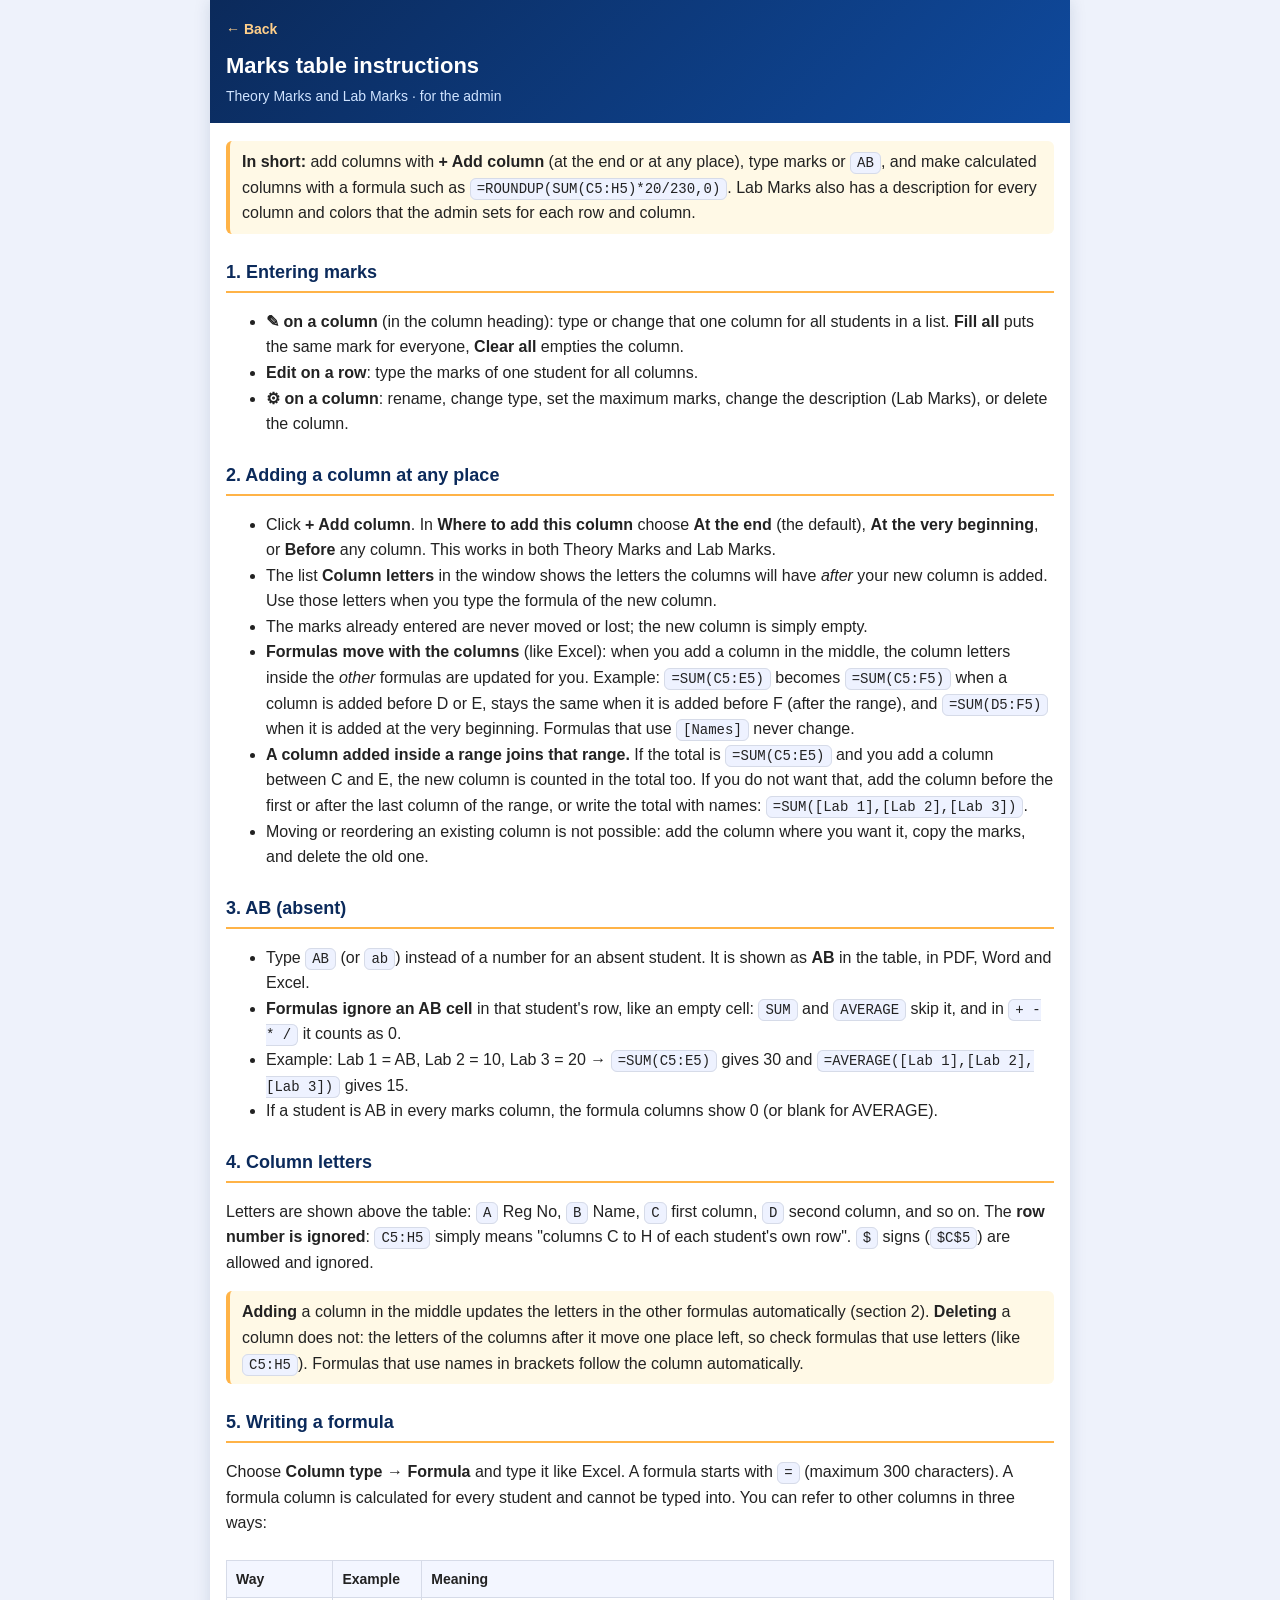
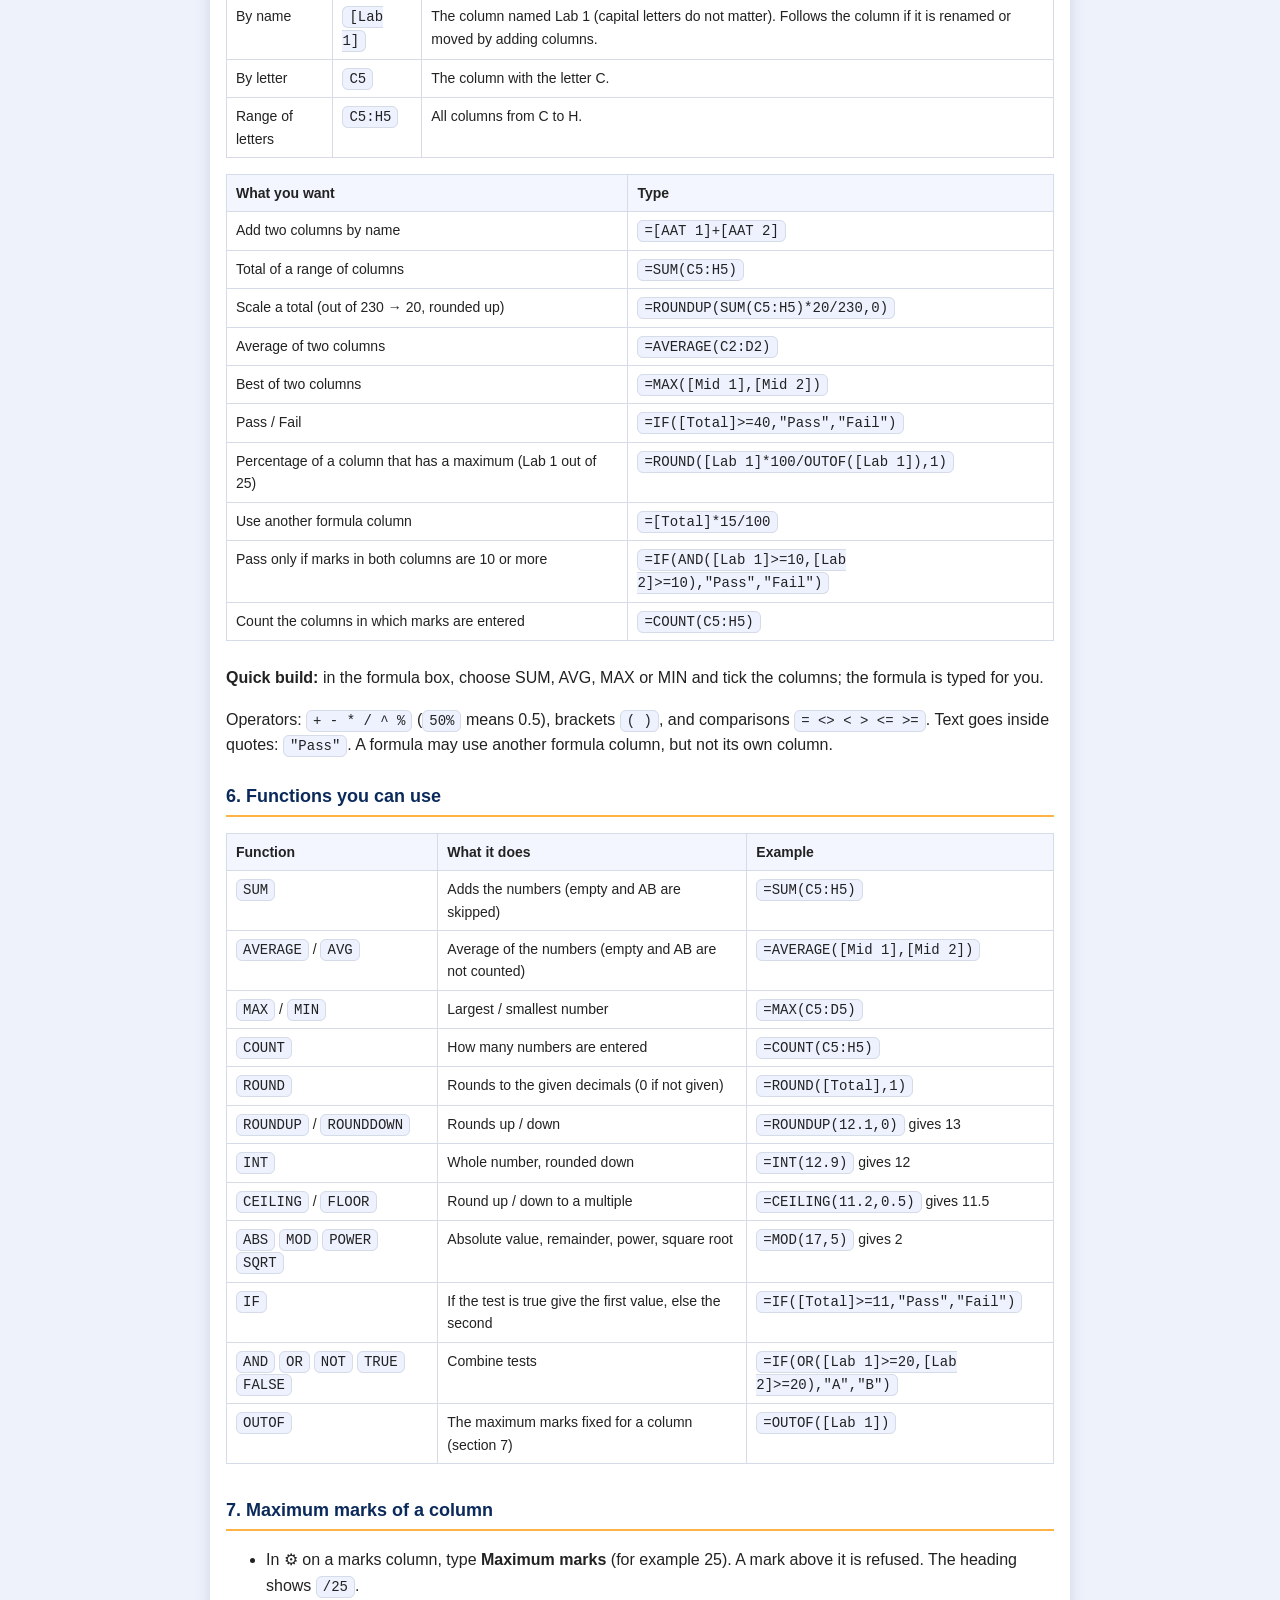
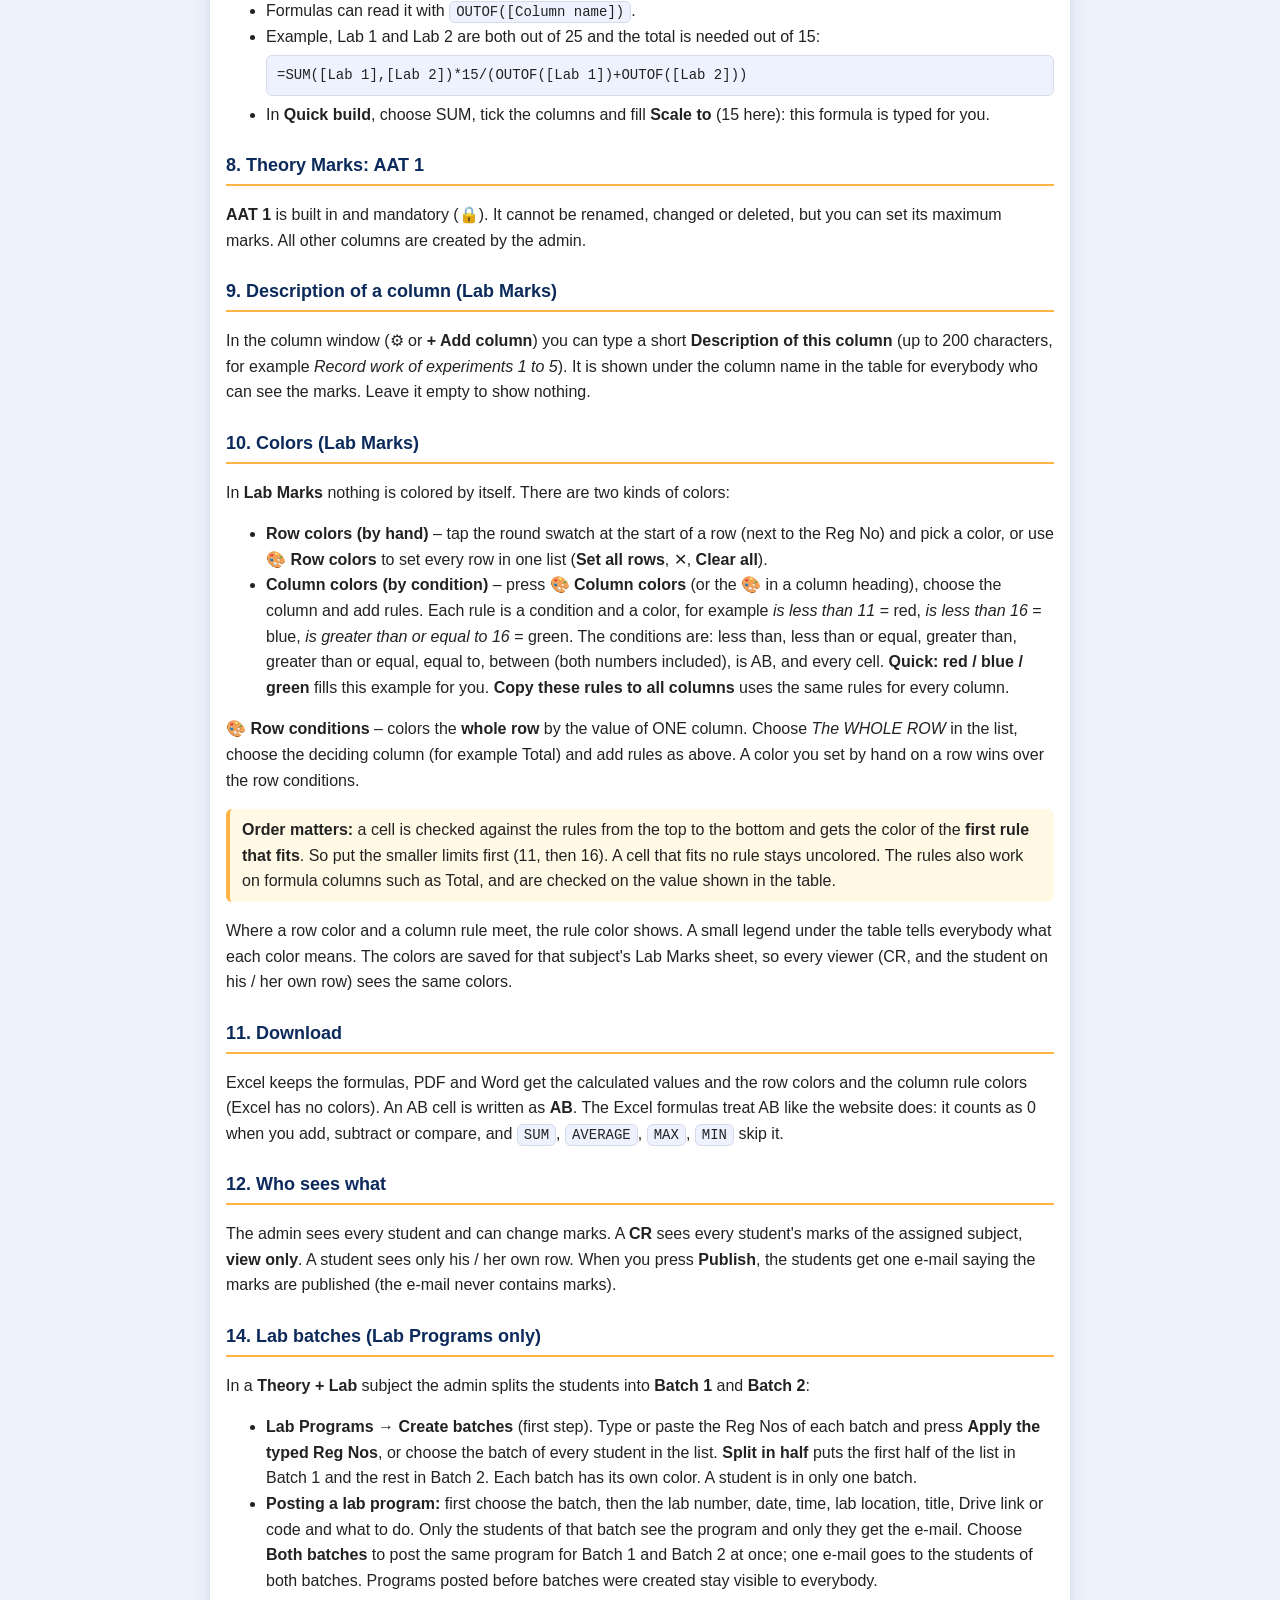
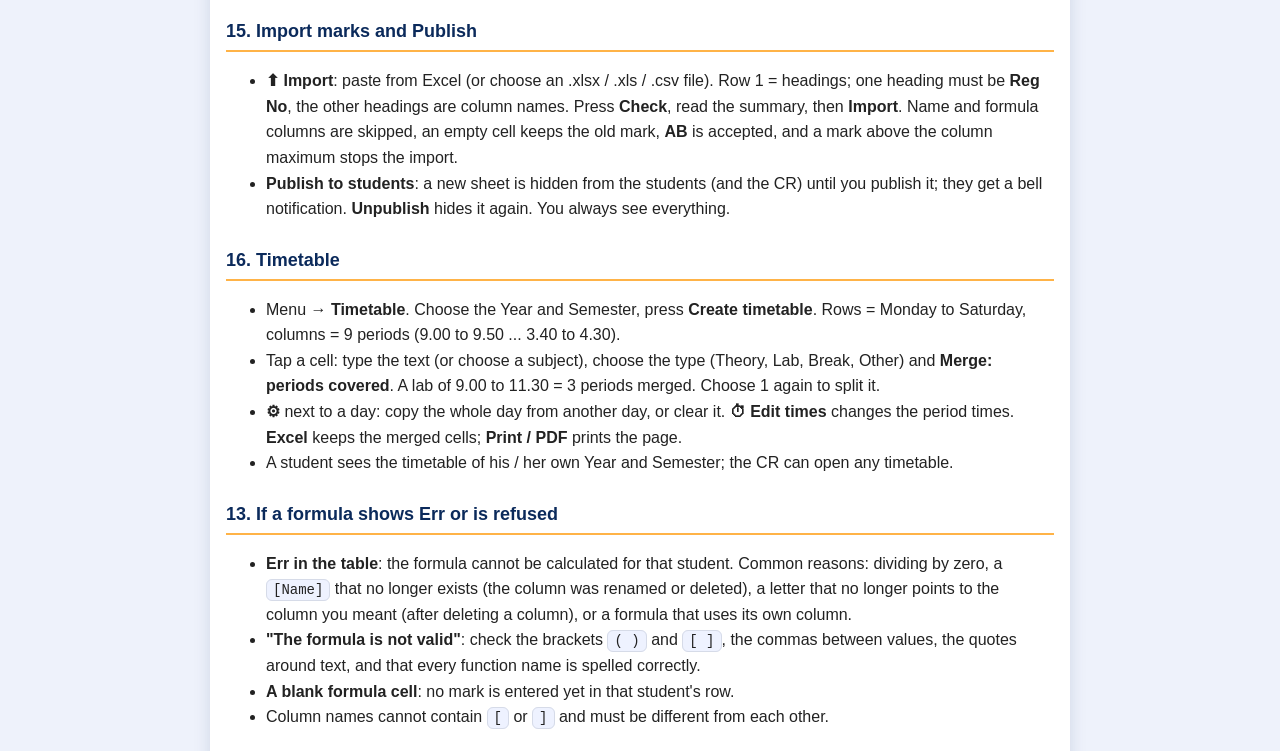
<file: instructions.html>
<!doctype html>
<html lang="en">
<head>
  <meta charset="utf-8">
  <meta name="viewport" content="width=device-width,initial-scale=1,viewport-fit=cover">
  <meta name="theme-color" content="#0b2a5b">
  <link rel="icon" href="assets/icon-192.png">
  <title>Marks table instructions · Gaddam Venu</title>
  <style>
    *{box-sizing:border-box}
    body{margin:0;font-family:Arial,Helvetica,sans-serif;background:#eef2fb;color:#222;line-height:1.6;padding:env(safe-area-inset-top) env(safe-area-inset-right) env(safe-area-inset-bottom) env(safe-area-inset-left)}
    .wrap{max-width:860px;margin:0 auto;background:#fff;min-height:100vh;box-shadow:0 0 16px #0b2a5b22}
    header{background:linear-gradient(135deg,#0b2a5b,#0f4a9e);color:#fff;padding:16px}
    header h1{margin:6px 0 2px;font-size:22px} header p{margin:0;color:#cfe3ff;font-size:14px}
    .back{color:#ffcf8a;font-weight:700;text-decoration:none;font-size:14px;cursor:pointer;background:none;border:0;padding:0}
    main{padding:8px 16px 28px}
    h2{margin:24px 0 8px;font-size:18px;color:#0b2a5b;border-bottom:2px solid #ffb347;padding-bottom:4px}
    code{background:#eef2ff;border:1px solid #d6dbe8;border-radius:6px;padding:2px 6px;font-size:14px;overflow-wrap:anywhere}
    .ex{display:block;margin:6px 0;padding:8px 10px;white-space:pre-wrap}
    table{width:100%;border-collapse:collapse;font-size:14px;margin:8px 0}
    th,td{border:1px solid #d6dbe8;padding:7px 9px;text-align:left;vertical-align:top}
    th{background:#f3f6ff}
    .note{background:#fff9e6;border-left:4px solid #ffb347;padding:8px 12px;border-radius:6px;margin:10px 0}
    .tw{overflow-x:auto}
  </style>
</head>
<body>
<div class="wrap">
  <header>
    <button class="back" id="bk">← Back</button>
    <h1>Marks table instructions</h1>
    <p>Theory Marks and Lab Marks · for the admin</p>
  </header>
  <main>

    <div class="note"><b>In short:</b> add columns with <b>+ Add column</b> (at the end or at any place), type marks or <code>AB</code>, and make calculated columns with a formula such as <code>=ROUNDUP(SUM(C5:H5)*20/230,0)</code>. Lab Marks also has a description for every column and colors that the admin sets for each row and column.</div>

    <h2>1. Entering marks</h2>
    <ul>
      <li><b>✎ on a column</b> (in the column heading): type or change that one column for all students in a list. <b>Fill all</b> puts the same mark for everyone, <b>Clear all</b> empties the column.</li>
      <li><b>Edit on a row</b>: type the marks of one student for all columns.</li>
      <li><b>⚙ on a column</b>: rename, change type, set the maximum marks, change the description (Lab Marks), or delete the column.</li>
    </ul>

    <h2>2. Adding a column at any place</h2>
    <ul>
      <li>Click <b>+ Add column</b>. In <b>Where to add this column</b> choose <b>At the end</b> (the default), <b>At the very beginning</b>, or <b>Before</b> any column. This works in both Theory Marks and Lab Marks.</li>
      <li>The list <b>Column letters</b> in the window shows the letters the columns will have <i>after</i> your new column is added. Use those letters when you type the formula of the new column.</li>
      <li>The marks already entered are never moved or lost; the new column is simply empty.</li>
      <li><b>Formulas move with the columns</b> (like Excel): when you add a column in the middle, the column letters inside the <i>other</i> formulas are updated for you. Example: <code>=SUM(C5:E5)</code> becomes <code>=SUM(C5:F5)</code> when a column is added before D or E, stays the same when it is added before F (after the range), and <code>=SUM(D5:F5)</code> when it is added at the very beginning. Formulas that use <code>[Names]</code> never change.</li>
      <li><b>A column added inside a range joins that range.</b> If the total is <code>=SUM(C5:E5)</code> and you add a column between C and E, the new column is counted in the total too. If you do not want that, add the column before the first or after the last column of the range, or write the total with names: <code>=SUM([Lab 1],[Lab 2],[Lab 3])</code>.</li>
      <li>Moving or reordering an existing column is not possible: add the column where you want it, copy the marks, and delete the old one.</li>
    </ul>

    <h2>3. AB (absent)</h2>
    <ul>
      <li>Type <code>AB</code> (or <code>ab</code>) instead of a number for an absent student. It is shown as <b>AB</b> in the table, in PDF, Word and Excel.</li>
      <li><b>Formulas ignore an AB cell</b> in that student's row, like an empty cell: <code>SUM</code> and <code>AVERAGE</code> skip it, and in <code>+ - * /</code> it counts as 0.</li>
      <li>Example: Lab 1 = AB, Lab 2 = 10, Lab 3 = 20 → <code>=SUM(C5:E5)</code> gives 30 and <code>=AVERAGE([Lab 1],[Lab 2],[Lab 3])</code> gives 15.</li>
      <li>If a student is AB in every marks column, the formula columns show 0 (or blank for AVERAGE).</li>
    </ul>

    <h2>4. Column letters</h2>
    <p>Letters are shown above the table: <code>A</code> Reg No, <code>B</code> Name, <code>C</code> first column, <code>D</code> second column, and so on. The <b>row number is ignored</b>: <code>C5:H5</code> simply means "columns C to H of each student's own row". <code>$</code> signs (<code>$C$5</code>) are allowed and ignored.</p>
    <div class="note"><b>Adding</b> a column in the middle updates the letters in the other formulas automatically (section 2). <b>Deleting</b> a column does not: the letters of the columns after it move one place left, so check formulas that use letters (like <code>C5:H5</code>). Formulas that use names in brackets follow the column automatically.</div>

    <h2>5. Writing a formula</h2>
    <p>Choose <b>Column type → Formula</b> and type it like Excel. A formula starts with <code>=</code> (maximum 300 characters). A formula column is calculated for every student and cannot be typed into. You can refer to other columns in three ways:</p>
    <div class="tw"><table>
      <tr><th>Way</th><th>Example</th><th>Meaning</th></tr>
      <tr><td>By name</td><td><code>[Lab 1]</code></td><td>The column named Lab 1 (capital letters do not matter). Follows the column if it is renamed or moved by adding columns.</td></tr>
      <tr><td>By letter</td><td><code>C5</code></td><td>The column with the letter C.</td></tr>
      <tr><td>Range of letters</td><td><code>C5:H5</code></td><td>All columns from C to H.</td></tr>
    </table></div>
    <div class="tw"><table>
      <tr><th>What you want</th><th>Type</th></tr>
      <tr><td>Add two columns by name</td><td><code>=[AAT 1]+[AAT 2]</code></td></tr>
      <tr><td>Total of a range of columns</td><td><code>=SUM(C5:H5)</code></td></tr>
      <tr><td>Scale a total (out of 230 → 20, rounded up)</td><td><code>=ROUNDUP(SUM(C5:H5)*20/230,0)</code></td></tr>
      <tr><td>Average of two columns</td><td><code>=AVERAGE(C2:D2)</code></td></tr>
      <tr><td>Best of two columns</td><td><code>=MAX([Mid 1],[Mid 2])</code></td></tr>
      <tr><td>Pass / Fail</td><td><code>=IF([Total]>=40,"Pass","Fail")</code></td></tr>
      <tr><td>Percentage of a column that has a maximum (Lab 1 out of 25)</td><td><code>=ROUND([Lab 1]*100/OUTOF([Lab 1]),1)</code></td></tr>
      <tr><td>Use another formula column</td><td><code>=[Total]*15/100</code></td></tr>
      <tr><td>Pass only if marks in both columns are 10 or more</td><td><code>=IF(AND([Lab 1]>=10,[Lab 2]>=10),"Pass","Fail")</code></td></tr>
      <tr><td>Count the columns in which marks are entered</td><td><code>=COUNT(C5:H5)</code></td></tr>
    </table></div>
    <p><b>Quick build:</b> in the formula box, choose SUM, AVG, MAX or MIN and tick the columns; the formula is typed for you.</p>
    <p>Operators: <code>+ - * / ^ %</code> (<code>50%</code> means 0.5), brackets <code>( )</code>, and comparisons <code>= &lt;&gt; &lt; &gt; &lt;= &gt;=</code>. Text goes inside quotes: <code>"Pass"</code>. A formula may use another formula column, but not its own column.</p>

    <h2>6. Functions you can use</h2>
    <div class="tw"><table>
      <tr><th>Function</th><th>What it does</th><th>Example</th></tr>
      <tr><td><code>SUM</code></td><td>Adds the numbers (empty and AB are skipped)</td><td><code>=SUM(C5:H5)</code></td></tr>
      <tr><td><code>AVERAGE</code> / <code>AVG</code></td><td>Average of the numbers (empty and AB are not counted)</td><td><code>=AVERAGE([Mid 1],[Mid 2])</code></td></tr>
      <tr><td><code>MAX</code> / <code>MIN</code></td><td>Largest / smallest number</td><td><code>=MAX(C5:D5)</code></td></tr>
      <tr><td><code>COUNT</code></td><td>How many numbers are entered</td><td><code>=COUNT(C5:H5)</code></td></tr>
      <tr><td><code>ROUND</code></td><td>Rounds to the given decimals (0 if not given)</td><td><code>=ROUND([Total],1)</code></td></tr>
      <tr><td><code>ROUNDUP</code> / <code>ROUNDDOWN</code></td><td>Rounds up / down</td><td><code>=ROUNDUP(12.1,0)</code> gives 13</td></tr>
      <tr><td><code>INT</code></td><td>Whole number, rounded down</td><td><code>=INT(12.9)</code> gives 12</td></tr>
      <tr><td><code>CEILING</code> / <code>FLOOR</code></td><td>Round up / down to a multiple</td><td><code>=CEILING(11.2,0.5)</code> gives 11.5</td></tr>
      <tr><td><code>ABS</code> <code>MOD</code> <code>POWER</code> <code>SQRT</code></td><td>Absolute value, remainder, power, square root</td><td><code>=MOD(17,5)</code> gives 2</td></tr>
      <tr><td><code>IF</code></td><td>If the test is true give the first value, else the second</td><td><code>=IF([Total]>=11,"Pass","Fail")</code></td></tr>
      <tr><td><code>AND</code> <code>OR</code> <code>NOT</code> <code>TRUE</code> <code>FALSE</code></td><td>Combine tests</td><td><code>=IF(OR([Lab 1]>=20,[Lab 2]>=20),"A","B")</code></td></tr>
      <tr><td><code>OUTOF</code></td><td>The maximum marks fixed for a column (section 7)</td><td><code>=OUTOF([Lab 1])</code></td></tr>
    </table></div>

    <h2>7. Maximum marks of a column</h2>
    <ul>
      <li>In ⚙ on a marks column, type <b>Maximum marks</b> (for example 25). A mark above it is refused. The heading shows <code>/25</code>.</li>
      <li>Formulas can read it with <code>OUTOF([Column name])</code>.</li>
      <li>Example, Lab 1 and Lab 2 are both out of 25 and the total is needed out of 15:<br>
        <code class="ex">=SUM([Lab 1],[Lab 2])*15/(OUTOF([Lab 1])+OUTOF([Lab 2]))</code></li>
      <li>In <b>Quick build</b>, choose SUM, tick the columns and fill <b>Scale to</b> (15 here): this formula is typed for you.</li>
    </ul>

    <h2>8. Theory Marks: AAT 1</h2>
    <p><b>AAT 1</b> is built in and mandatory (🔒). It cannot be renamed, changed or deleted, but you can set its maximum marks. All other columns are created by the admin.</p>

    <h2>9. Description of a column (Lab Marks)</h2>
    <p>In the column window (⚙ or <b>+ Add column</b>) you can type a short <b>Description of this column</b> (up to 200 characters, for example <i>Record work of experiments 1 to 5</i>). It is shown under the column name in the table for everybody who can see the marks. Leave it empty to show nothing.</p>

    <h2>10. Colors (Lab Marks)</h2>
    <p>In <b>Lab Marks</b> nothing is colored by itself. There are two kinds of colors:</p>
    <ul>
      <li><b>Row colors (by hand)</b> – tap the round swatch at the start of a row (next to the Reg No) and pick a color, or use <b>🎨 Row colors</b> to set every row in one list (<b>Set all rows</b>, ✕, <b>Clear all</b>).</li>
      <li><b>Column colors (by condition)</b> – press <b>🎨 Column colors</b> (or the 🎨 in a column heading), choose the column and add rules. Each rule is a condition and a color, for example <i>is less than 11</i> = red, <i>is less than 16</i> = blue, <i>is greater than or equal to 16</i> = green. The conditions are: less than, less than or equal, greater than, greater than or equal, equal to, between (both numbers included), is AB, and every cell. <b>Quick: red / blue / green</b> fills this example for you. <b>Copy these rules to all columns</b> uses the same rules for every column.</li>
    </ul>
    <p><b>🎨 Row conditions</b> – colors the <b>whole row</b> by the value of ONE column. Choose <i>The WHOLE ROW</i> in the list, choose the deciding column (for example Total) and add rules as above. A color you set by hand on a row wins over the row conditions.</p>
    <div class="note"><b>Order matters:</b> a cell is checked against the rules from the top to the bottom and gets the color of the <b>first rule that fits</b>. So put the smaller limits first (11, then 16). A cell that fits no rule stays uncolored. The rules also work on formula columns such as Total, and are checked on the value shown in the table.</div>
    <p>Where a row color and a column rule meet, the rule color shows. A small legend under the table tells everybody what each color means. The colors are saved for that subject's Lab Marks sheet, so every viewer (CR, and the student on his / her own row) sees the same colors.</p>

    <h2>11. Download</h2>
    <p>Excel keeps the formulas, PDF and Word get the calculated values and the row colors and the column rule colors (Excel has no colors). An AB cell is written as <b>AB</b>. The Excel formulas treat AB like the website does: it counts as 0 when you add, subtract or compare, and <code>SUM</code>, <code>AVERAGE</code>, <code>MAX</code>, <code>MIN</code> skip it.</p>

    <h2>12. Who sees what</h2>
    <p>The admin sees every student and can change marks. A <b>CR</b> sees every student's marks of the assigned subject, <b>view only</b>. A student sees only his / her own row. When you press <b>Publish</b>, the students get one e-mail saying the marks are published (the e-mail never contains marks).</p>
    <h2>14. Lab batches (Lab Programs only)</h2>
    <p>In a <b>Theory + Lab</b> subject the admin splits the students into <b>Batch 1</b> and <b>Batch 2</b>:</p>
    <ul>
      <li><b>Lab Programs → Create batches</b> (first step). Type or paste the Reg Nos of each batch and press <b>Apply the typed Reg Nos</b>, or choose the batch of every student in the list. <b>Split in half</b> puts the first half of the list in Batch 1 and the rest in Batch 2. Each batch has its own color. A student is in only one batch.</li>
      <li><b>Posting a lab program:</b> first choose the batch, then the lab number, date, time, lab location, title, Drive link or code and what to do. Only the students of that batch see the program and only they get the e-mail. Choose <b>Both batches</b> to post the same program for Batch 1 and Batch 2 at once; one e-mail goes to the students of both batches. Programs posted before batches were created stay visible to everybody.</li>
    </ul>

    <h2>15. Import marks and Publish</h2>
    <ul>
      <li><b>⬆ Import</b>: paste from Excel (or choose an .xlsx / .xls / .csv file). Row 1 = headings; one heading must be <b>Reg No</b>, the other headings are column names. Press <b>Check</b>, read the summary, then <b>Import</b>. Name and formula columns are skipped, an empty cell keeps the old mark, <b>AB</b> is accepted, and a mark above the column maximum stops the import.</li>
      <li><b>Publish to students</b>: a new sheet is hidden from the students (and the CR) until you publish it; they get a bell notification. <b>Unpublish</b> hides it again. You always see everything.</li>
    </ul>

    <h2>16. Timetable</h2>
    <ul>
      <li>Menu → <b>Timetable</b>. Choose the Year and Semester, press <b>Create timetable</b>. Rows = Monday to Saturday, columns = 9 periods (9.00 to 9.50 ... 3.40 to 4.30).</li>
      <li>Tap a cell: type the text (or choose a subject), choose the type (Theory, Lab, Break, Other) and <b>Merge: periods covered</b>. A lab of 9.00 to 11.30 = 3 periods merged. Choose 1 again to split it.</li>
      <li><b>⚙</b> next to a day: copy the whole day from another day, or clear it. <b>⏱ Edit times</b> changes the period times. <b>Excel</b> keeps the merged cells; <b>Print / PDF</b> prints the page.</li>
      <li>A student sees the timetable of his / her own Year and Semester; the CR can open any timetable.</li>
    </ul>

    <h2>13. If a formula shows Err or is refused</h2>
    <ul>
      <li><b>Err in the table</b>: the formula cannot be calculated for that student. Common reasons: dividing by zero, a <code>[Name]</code> that no longer exists (the column was renamed or deleted), a letter that no longer points to the column you meant (after deleting a column), or a formula that uses its own column.</li>
      <li><b>"The formula is not valid"</b>: check the brackets <code>( )</code> and <code>[ ]</code>, the commas between values, the quotes around text, and that every function name is spelled correctly.</li>
      <li><b>A blank formula cell</b>: no mark is entered yet in that student's row.</li>
      <li>Column names cannot contain <code>[</code> or <code>]</code> and must be different from each other.</li>
    </ul>

  </main>
</div>
<script>
document.getElementById('bk').onclick = function () { if (history.length > 1 && !window.opener) history.back(); else window.close(); };
</script>
</body>
</html>
</file>
